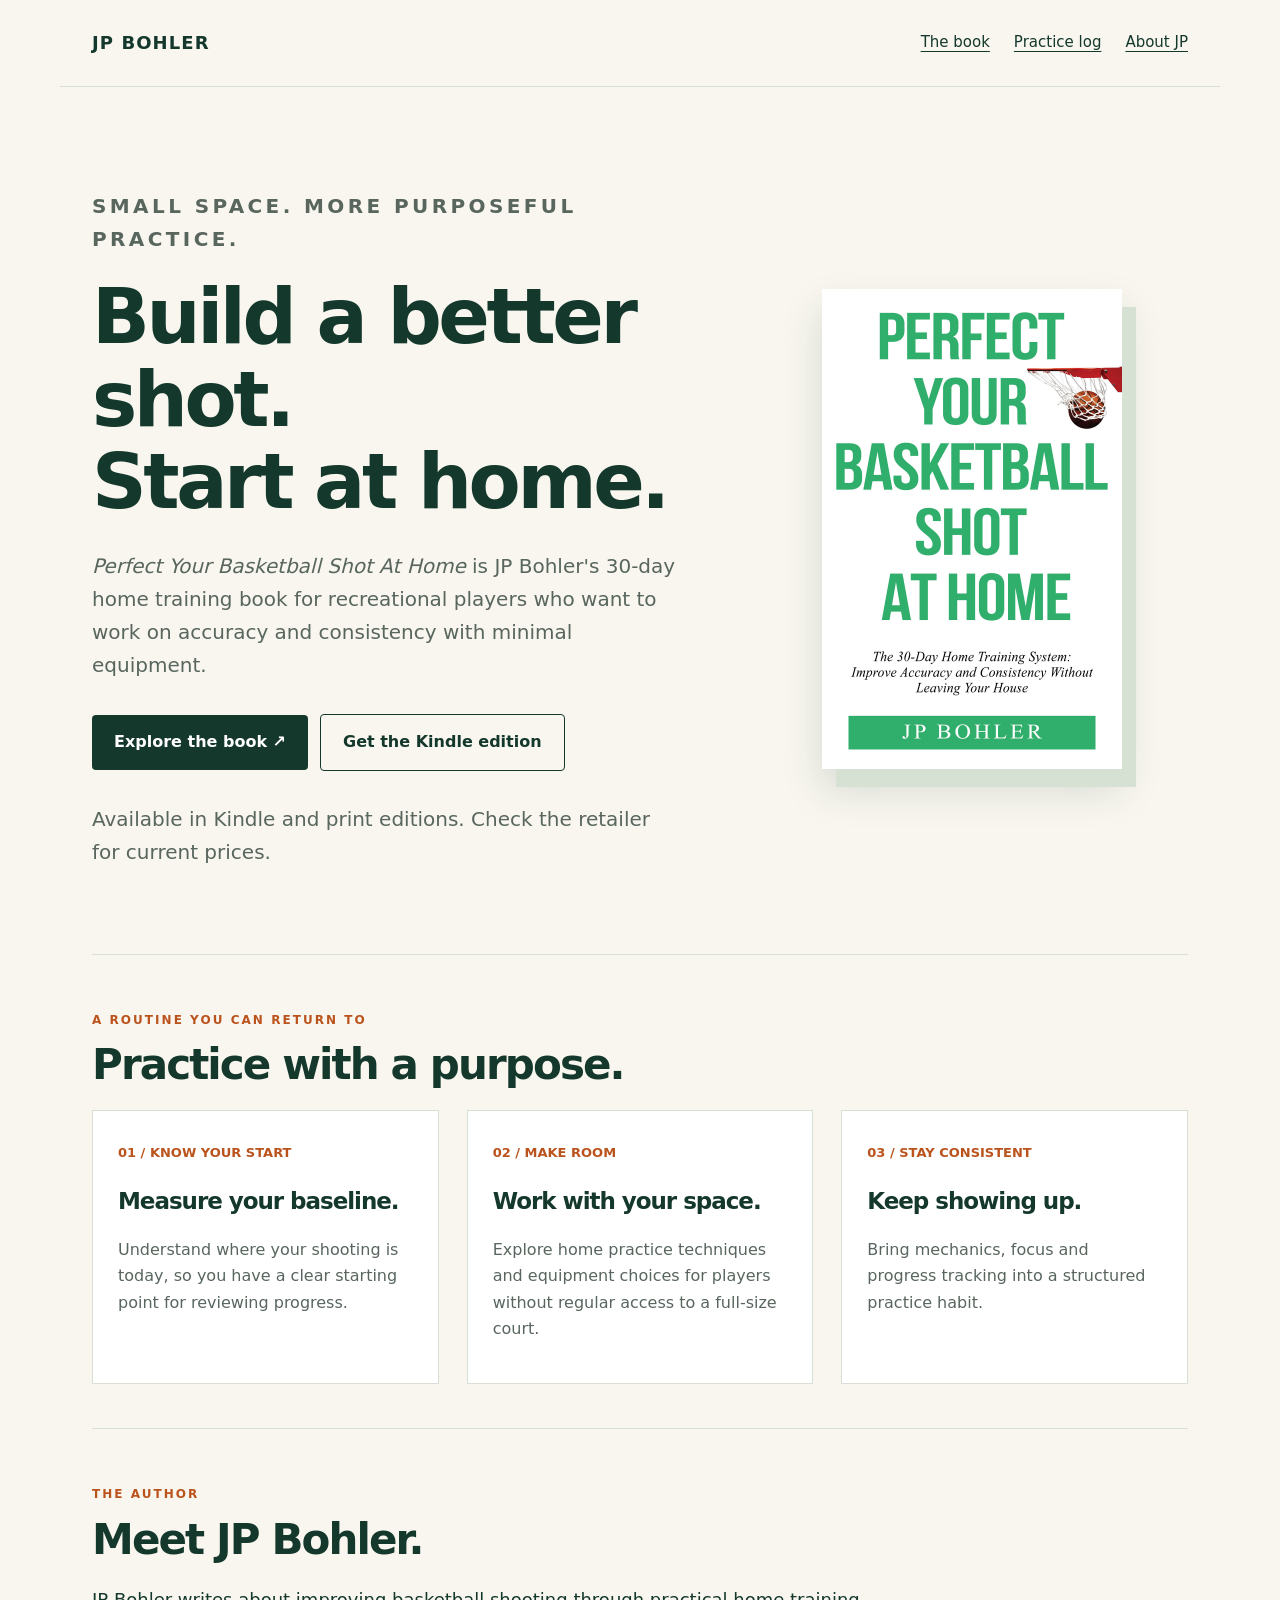
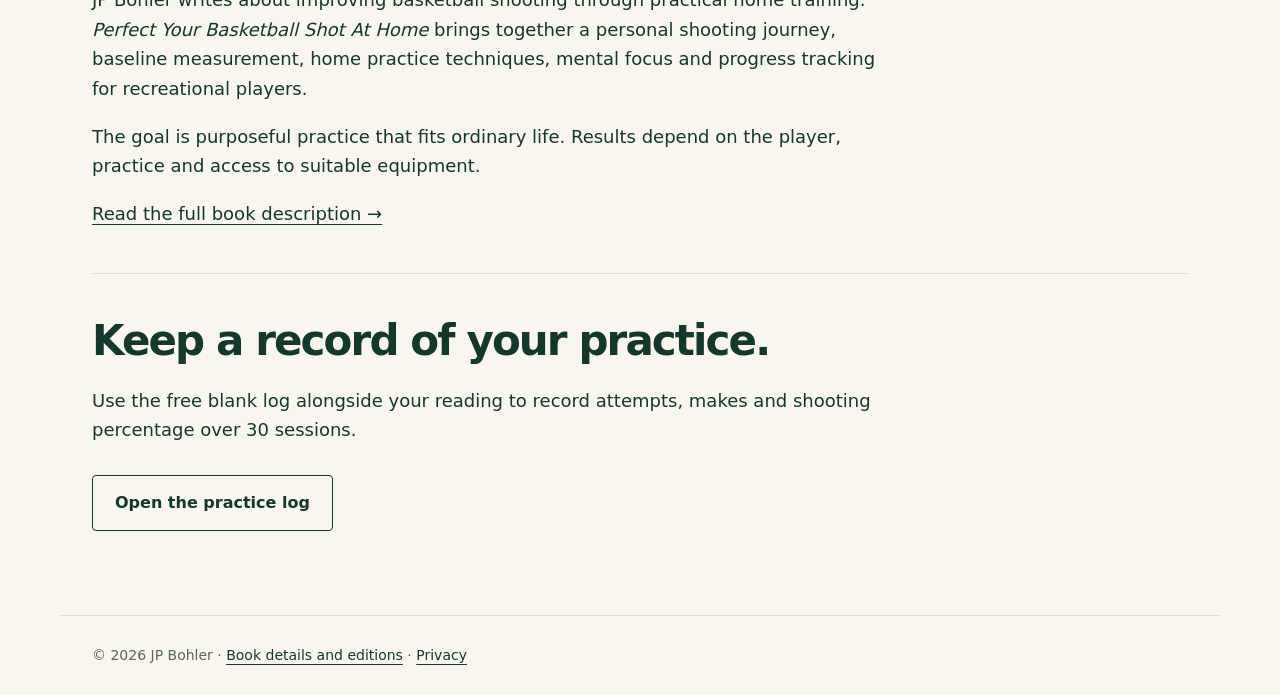
<file: index.html>
<!doctype html><html lang="en"><head><meta charset="utf-8"><meta name="viewport" content="width=device-width,initial-scale=1"><title>JP Bohler | Perfect Your Basketball Shot At Home</title><meta name="description" content="The official JP Bohler book site. A 30-day home basketball shooting system for recreational players, with book details, verified edition links and a free practice log."><meta name="author" content="JP Bohler"><meta name="robots" content="index,follow,max-snippet:-1,max-image-preview:large"><link rel="canonical" href="https://submartingaleoptions.github.io/jp-bohler/"><link rel="stylesheet" href="style.css"><meta property="og:type" content="website"><meta property="og:title" content="JP Bohler | Perfect Your Basketball Shot At Home"><meta property="og:description" content="The official JP Bohler book site. A 30-day home basketball shooting system for recreational players, with book details, verified edition links and a free practice log."><meta property="og:url" content="https://submartingaleoptions.github.io/jp-bohler/"><meta property="og:image" content="https://submartingaleoptions.github.io/jp-bohler/cover.jpeg"><meta property="og:image:alt" content="Perfect Your Basketball Shot At Home by JP Bohler, book cover"><meta name="twitter:card" content="summary_large_image"><script type="application/ld+json">{"@context":"https://schema.org","@graph":[{"@type":"WebSite","@id":"https://submartingaleoptions.github.io/jp-bohler/#website","name":"JP Bohler","url":"https://submartingaleoptions.github.io/jp-bohler/","author":{"@type":"Person","@id":"https://submartingaleoptions.github.io/jp-bohler/#author","name":"JP Bohler","url":"https://submartingaleoptions.github.io/jp-bohler/","description":"Author of Perfect Your Basketball Shot At Home, a home shooting practice book for recreational basketball players."}},{"@type":"Person","@id":"https://submartingaleoptions.github.io/jp-bohler/#author","name":"JP Bohler","url":"https://submartingaleoptions.github.io/jp-bohler/","description":"Author of Perfect Your Basketball Shot At Home, a home shooting practice book for recreational basketball players."},{"@type":"Book","@id":"https://submartingaleoptions.github.io/jp-bohler/book.html#book","name":"Perfect Your Basketball Shot At Home","alternativeHeadline":"The 30-Day Home Training System: Improve Accuracy and Consistency Without Leaving Your House","author":{"@type":"Person","@id":"https://submartingaleoptions.github.io/jp-bohler/#author","name":"JP Bohler","url":"https://submartingaleoptions.github.io/jp-bohler/","description":"Author of Perfect Your Basketball Shot At Home, a home shooting practice book for recreational basketball players."},"url":"https://submartingaleoptions.github.io/jp-bohler/book.html","image":"https://submartingaleoptions.github.io/jp-bohler/cover.jpeg","inLanguage":"en","workExample":[{"@type":"Book","bookFormat":"https://schema.org/Paperback","isbn":"9798333752048","numberOfPages":82,"datePublished":"2024-07-27","url":"https://www.amazon.com/dp/B0DBC9WBPH"},{"@type":"Book","bookFormat":"https://schema.org/EBook","identifier":{"@type":"PropertyValue","propertyID":"ASIN","value":"B0D9TZ57CW"},"url":"https://www.amazon.com/dp/B0D9TZ57CW"}]}]}</script></head><body><a class="skip" href="#main">Skip to content</a><header><a class="brand" href="./">JP BOHLER</a><nav aria-label="Main navigation"><a href="book.html">The book</a><a href="practice-log.html">Practice log</a><a href="./#about">About JP</a></nav></header><main id="main"><div class="hero"><div><p class="kicker">Small space. More purposeful practice.</p><h1>Build a better shot.<br>Start at home.</h1><p><em>Perfect Your Basketball Shot At Home</em> is JP Bohler's 30-day home training book for recreational players who want to work on accuracy and consistency with minimal equipment.</p><a class="button" href="book.html">Explore the book ↗</a><a class="button secondary" href="https://www.amazon.com/dp/B0D9TZ57CW">Get the Kindle edition</a><p class="note">Available in Kindle and print editions. Check the retailer for current prices.</p></div><a href="book.html" aria-label="Explore Perfect Your Basketball Shot At Home"><img class="cover" src="cover.jpeg" width="300" height="480" alt="Perfect Your Basketball Shot At Home by JP Bohler"></a></div><section><p class="kicker">A routine you can return to</p><h2>Practice with a purpose.</h2><div class="cards"><article class="card"><span class="num">01 / KNOW YOUR START</span><h3>Measure your baseline.</h3><p>Understand where your shooting is today, so you have a clear starting point for reviewing progress.</p></article><article class="card"><span class="num">02 / MAKE ROOM</span><h3>Work with your space.</h3><p>Explore home practice techniques and equipment choices for players without regular access to a full-size court.</p></article><article class="card"><span class="num">03 / STAY CONSISTENT</span><h3>Keep showing up.</h3><p>Bring mechanics, focus and progress tracking into a structured practice habit.</p></article></div></section><section id="about"><p class="kicker">The author</p><h2>Meet JP Bohler.</h2><p>JP Bohler writes about improving basketball shooting through practical home training. <em>Perfect Your Basketball Shot At Home</em> brings together a personal shooting journey, baseline measurement, home practice techniques, mental focus and progress tracking for recreational players.</p><p>The goal is purposeful practice that fits ordinary life. Results depend on the player, practice and access to suitable equipment.</p><a href="book.html">Read the full book description →</a></section><section><h2>Keep a record of your practice.</h2><p>Use the free blank log alongside your reading to record attempts, makes and shooting percentage over 30 sessions.</p><a class="button secondary" href="practice-log.html">Open the practice log</a></section></main><footer>© 2026 JP Bohler · <a href="book.html">Book details and editions</a> · <a href="privacy.html">Privacy</a></footer></body></html>
</file>
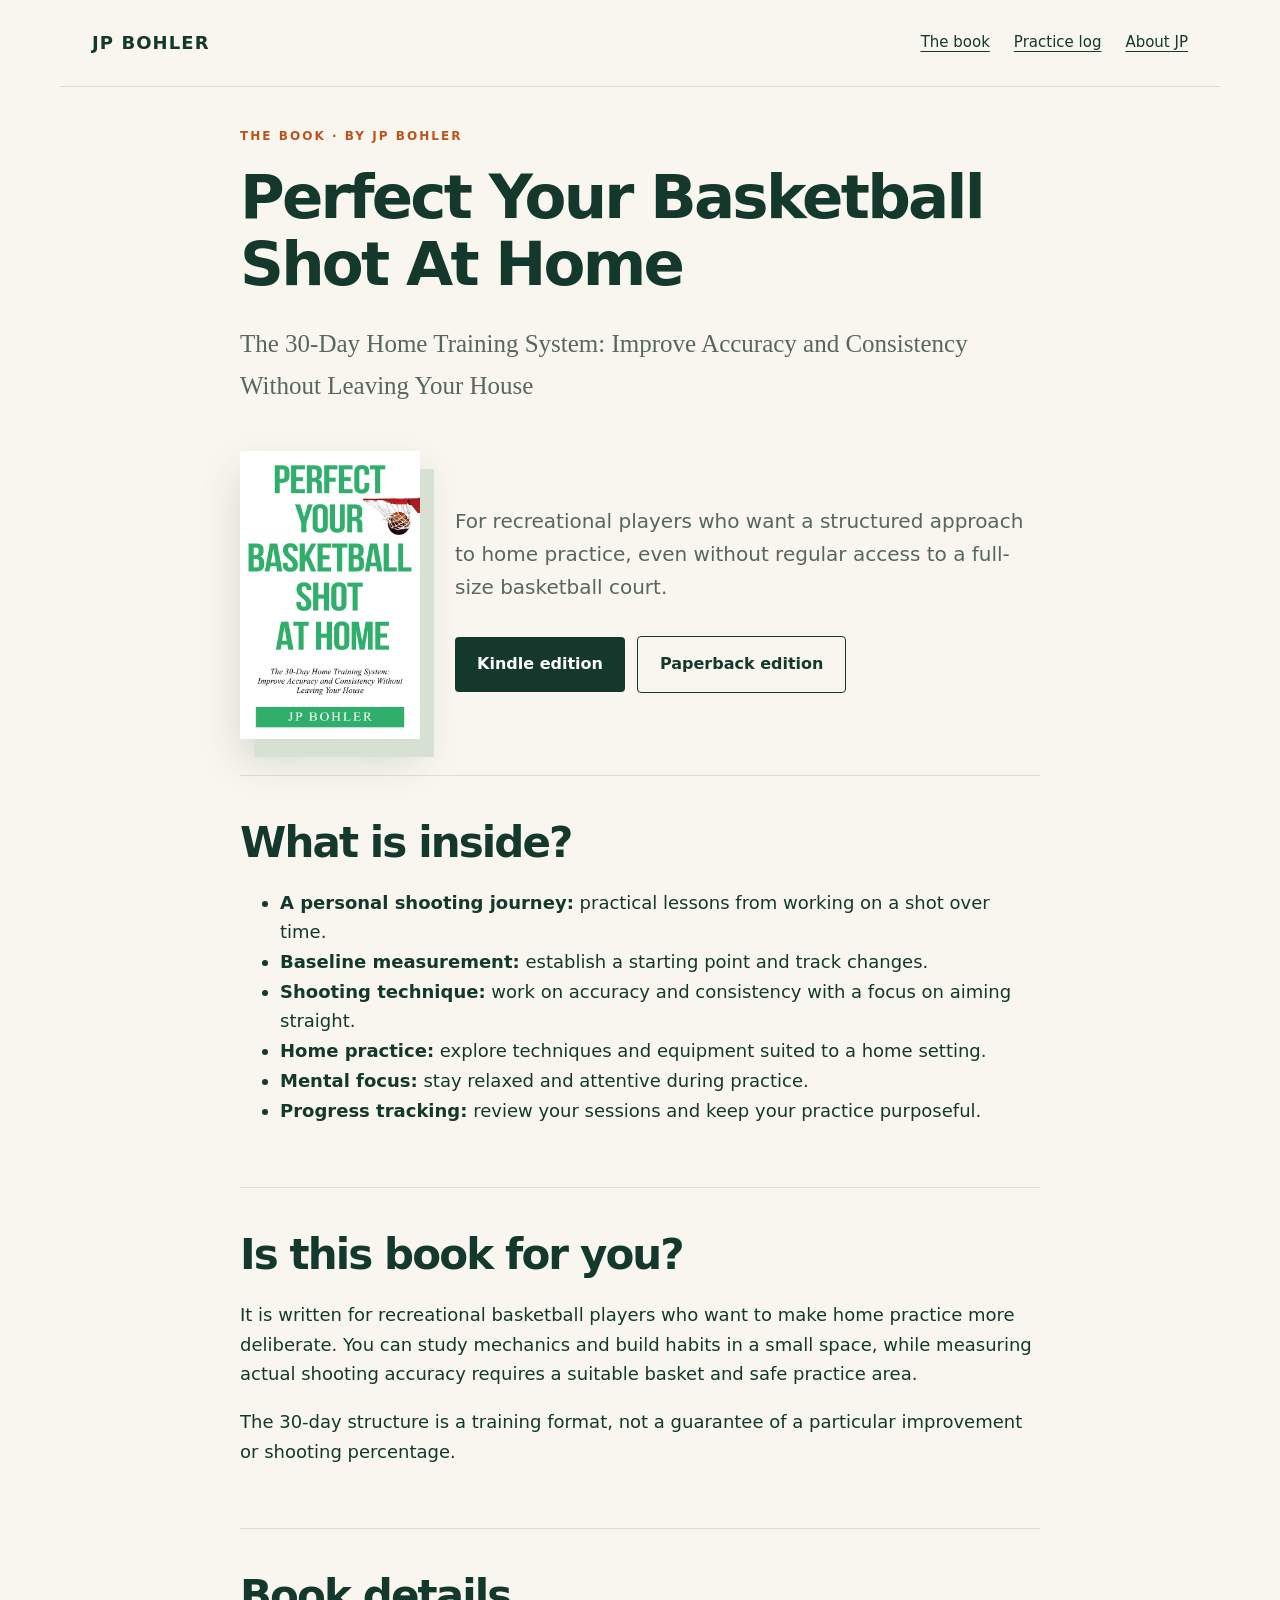
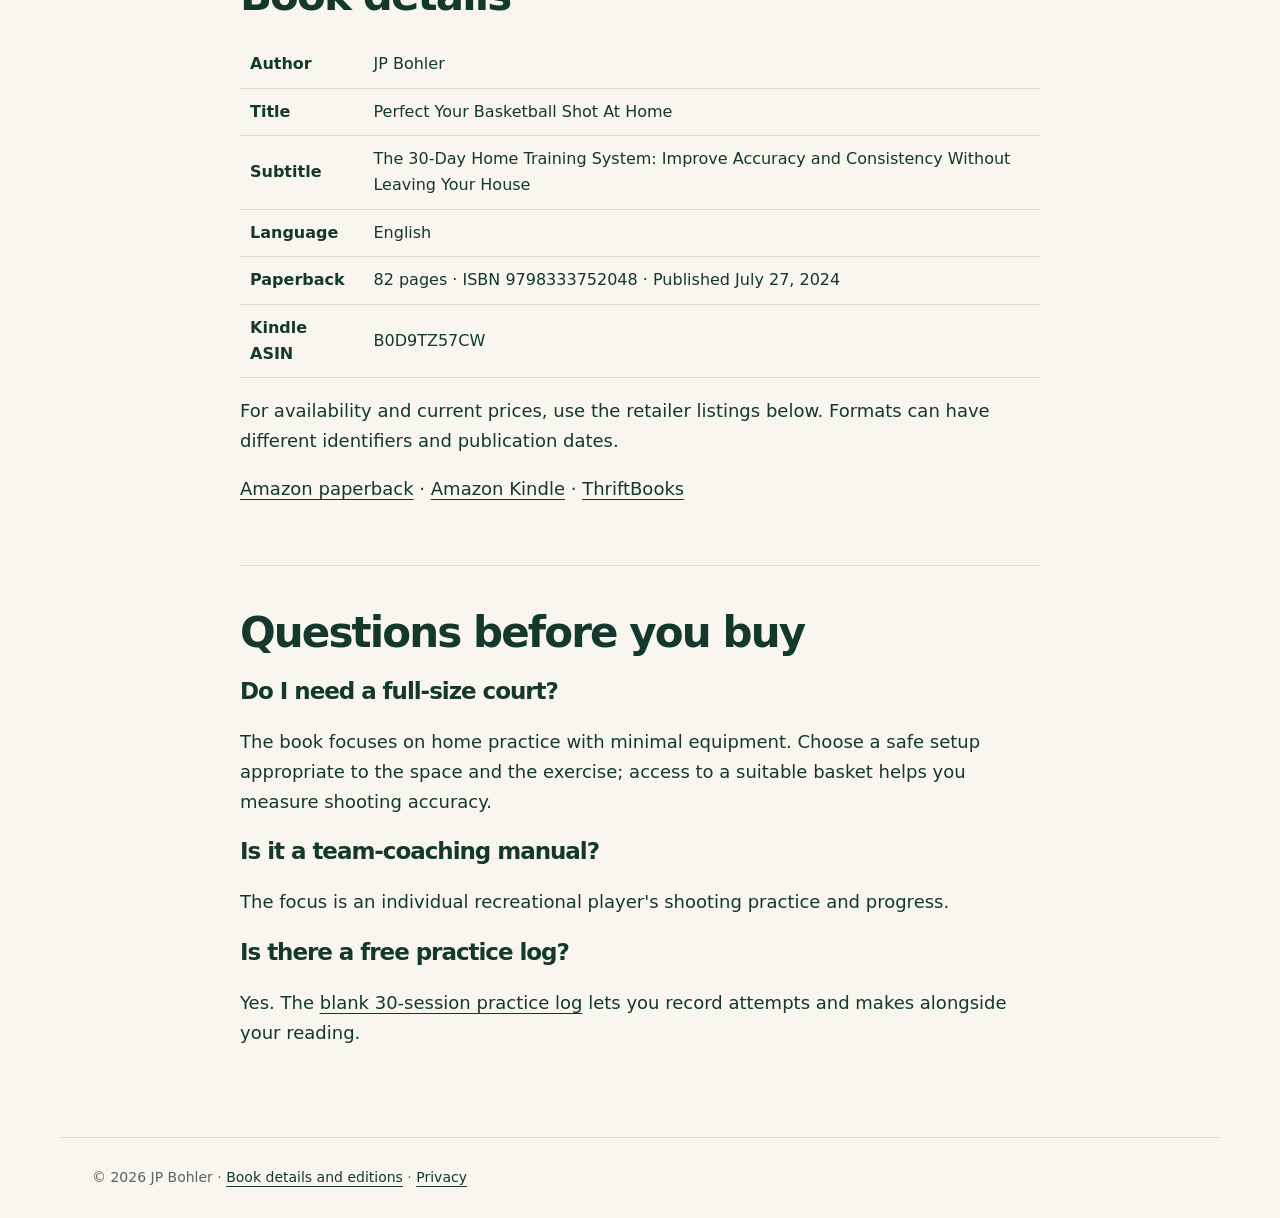
<file: book.html>
<!doctype html><html lang="en"><head><meta charset="utf-8"><meta name="viewport" content="width=device-width,initial-scale=1"><title>Perfect Your Basketball Shot At Home — Book by JP Bohler</title><meta name="description" content="JP Bohler's 30-Day Home Training System for basketball shooting accuracy and consistency. Read the description and find Kindle and paperback editions."><meta name="author" content="JP Bohler"><meta name="robots" content="index,follow,max-snippet:-1,max-image-preview:large"><link rel="canonical" href="https://submartingaleoptions.github.io/jp-bohler/book.html"><link rel="stylesheet" href="style.css"><meta property="og:type" content="website"><meta property="og:title" content="Perfect Your Basketball Shot At Home — Book by JP Bohler"><meta property="og:description" content="JP Bohler's 30-Day Home Training System for basketball shooting accuracy and consistency. Read the description and find Kindle and paperback editions."><meta property="og:url" content="https://submartingaleoptions.github.io/jp-bohler/book.html"><meta property="og:image" content="https://submartingaleoptions.github.io/jp-bohler/cover.jpeg"><meta property="og:image:alt" content="Perfect Your Basketball Shot At Home by JP Bohler, book cover"><meta name="twitter:card" content="summary_large_image"><script type="application/ld+json">{"@context":"https://schema.org","@graph":[{"@type":"Book","@id":"https://submartingaleoptions.github.io/jp-bohler/book.html#book","name":"Perfect Your Basketball Shot At Home","alternativeHeadline":"The 30-Day Home Training System: Improve Accuracy and Consistency Without Leaving Your House","author":{"@type":"Person","@id":"https://submartingaleoptions.github.io/jp-bohler/#author","name":"JP Bohler","url":"https://submartingaleoptions.github.io/jp-bohler/","description":"Author of Perfect Your Basketball Shot At Home, a home shooting practice book for recreational basketball players."},"url":"https://submartingaleoptions.github.io/jp-bohler/book.html","image":"https://submartingaleoptions.github.io/jp-bohler/cover.jpeg","inLanguage":"en","workExample":[{"@type":"Book","bookFormat":"https://schema.org/Paperback","isbn":"9798333752048","numberOfPages":82,"datePublished":"2024-07-27","url":"https://www.amazon.com/dp/B0DBC9WBPH"},{"@type":"Book","bookFormat":"https://schema.org/EBook","identifier":{"@type":"PropertyValue","propertyID":"ASIN","value":"B0D9TZ57CW"},"url":"https://www.amazon.com/dp/B0D9TZ57CW"}]},{"@type":"WebPage","url":"https://submartingaleoptions.github.io/jp-bohler/book.html","name":"Perfect Your Basketball Shot At Home","author":{"@type":"Person","@id":"https://submartingaleoptions.github.io/jp-bohler/#author","name":"JP Bohler","url":"https://submartingaleoptions.github.io/jp-bohler/","description":"Author of Perfect Your Basketball Shot At Home, a home shooting practice book for recreational basketball players."},"mainEntity":{"@id":"https://submartingaleoptions.github.io/jp-bohler/book.html#book"}}]}</script></head><body><a class="skip" href="#main">Skip to content</a><header><a class="brand" href="./">JP BOHLER</a><nav aria-label="Main navigation"><a href="book.html">The book</a><a href="practice-log.html">Practice log</a><a href="./#about">About JP</a></nav></header><main id="main"><div class="reading"><p class="kicker">The book · By JP Bohler</p><h1>Perfect Your Basketball Shot At Home</h1><p class="subtitle">The 30-Day Home Training System: Improve Accuracy and Consistency Without Leaving Your House</p><div class="hero book-detail"><img class="cover" src="cover.jpeg" width="180" height="288" style="width:180px" alt="Perfect Your Basketball Shot At Home book cover"><div><p>For recreational players who want a structured approach to home practice, even without regular access to a full-size basketball court.</p><a class="button" href="https://www.amazon.com/dp/B0D9TZ57CW">Kindle edition</a><a class="button secondary" href="https://www.amazon.com/dp/B0DBC9WBPH">Paperback edition</a></div></div><section><h2>What is inside?</h2><ul><li><strong>A personal shooting journey:</strong> practical lessons from working on a shot over time.</li><li><strong>Baseline measurement:</strong> establish a starting point and track changes.</li><li><strong>Shooting technique:</strong> work on accuracy and consistency with a focus on aiming straight.</li><li><strong>Home practice:</strong> explore techniques and equipment suited to a home setting.</li><li><strong>Mental focus:</strong> stay relaxed and attentive during practice.</li><li><strong>Progress tracking:</strong> review your sessions and keep your practice purposeful.</li></ul></section><section><h2>Is this book for you?</h2><p>It is written for recreational basketball players who want to make home practice more deliberate. You can study mechanics and build habits in a small space, while measuring actual shooting accuracy requires a suitable basket and safe practice area.</p><p>The 30-day structure is a training format, not a guarantee of a particular improvement or shooting percentage.</p></section><section><h2>Book details</h2><div class="table-wrap"><table><tbody><tr><th>Author</th><td>JP Bohler</td></tr><tr><th>Title</th><td>Perfect Your Basketball Shot At Home</td></tr><tr><th>Subtitle</th><td>The 30-Day Home Training System: Improve Accuracy and Consistency Without Leaving Your House</td></tr><tr><th>Language</th><td>English</td></tr><tr><th>Paperback</th><td>82 pages · ISBN 9798333752048 · Published July 27, 2024</td></tr><tr><th>Kindle ASIN</th><td>B0D9TZ57CW</td></tr></tbody></table></div><p>For availability and current prices, use the retailer listings below. Formats can have different identifiers and publication dates.</p><p><a href="https://www.amazon.com/dp/B0DBC9WBPH">Amazon paperback</a> · <a href="https://www.amazon.com/dp/B0D9TZ57CW">Amazon Kindle</a> · <a href="https://www.thriftbooks.com/w/perfect-your-basketball-shot-at-home-the-30-day-home-training-system-improve-accuracy-and-consistency-without-leaving-your-house/53485581/">ThriftBooks</a></p></section><section><h2>Questions before you buy</h2><h3>Do I need a full-size court?</h3><p>The book focuses on home practice with minimal equipment. Choose a safe setup appropriate to the space and the exercise; access to a suitable basket helps you measure shooting accuracy.</p><h3>Is it a team-coaching manual?</h3><p>The focus is an individual recreational player's shooting practice and progress.</p><h3>Is there a free practice log?</h3><p>Yes. The <a href="practice-log.html">blank 30-session practice log</a> lets you record attempts and makes alongside your reading.</p></section></div></main><footer>© 2026 JP Bohler · <a href="book.html">Book details and editions</a> · <a href="privacy.html">Privacy</a></footer></body></html>
</file>
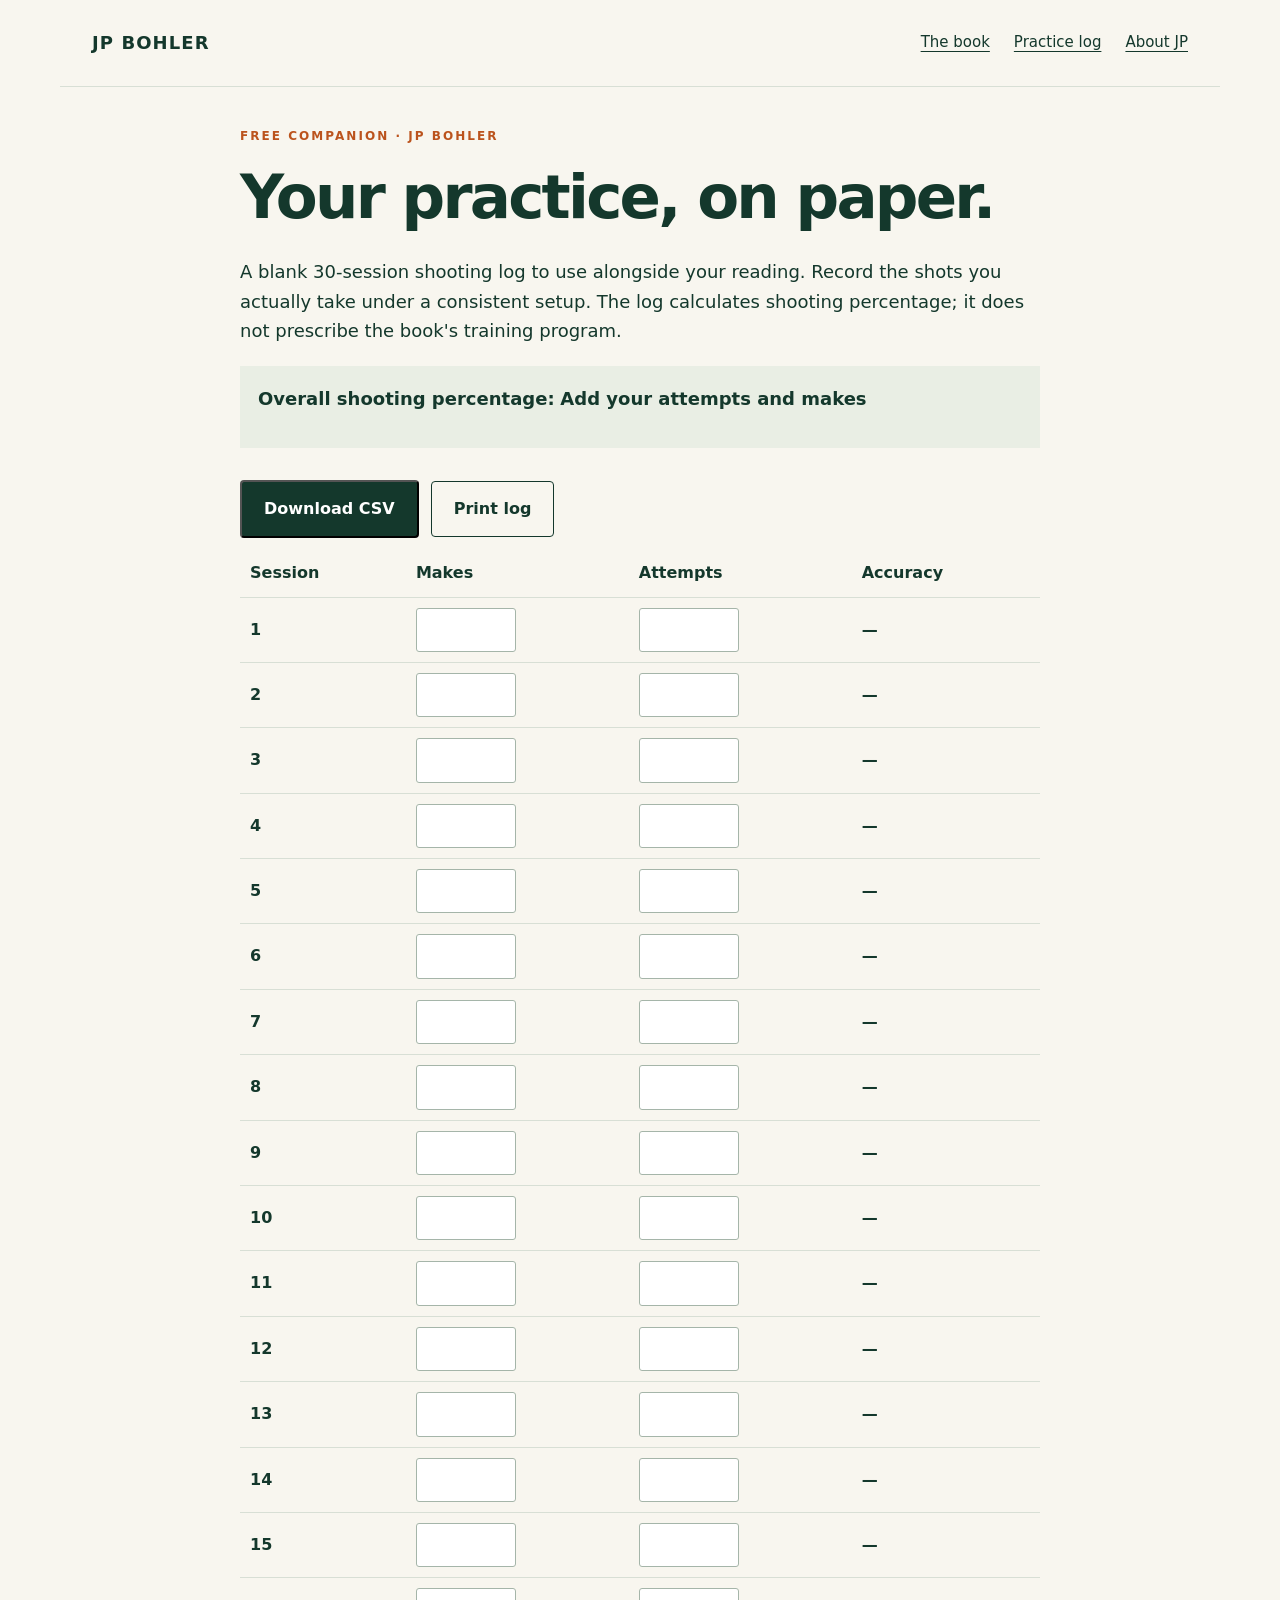
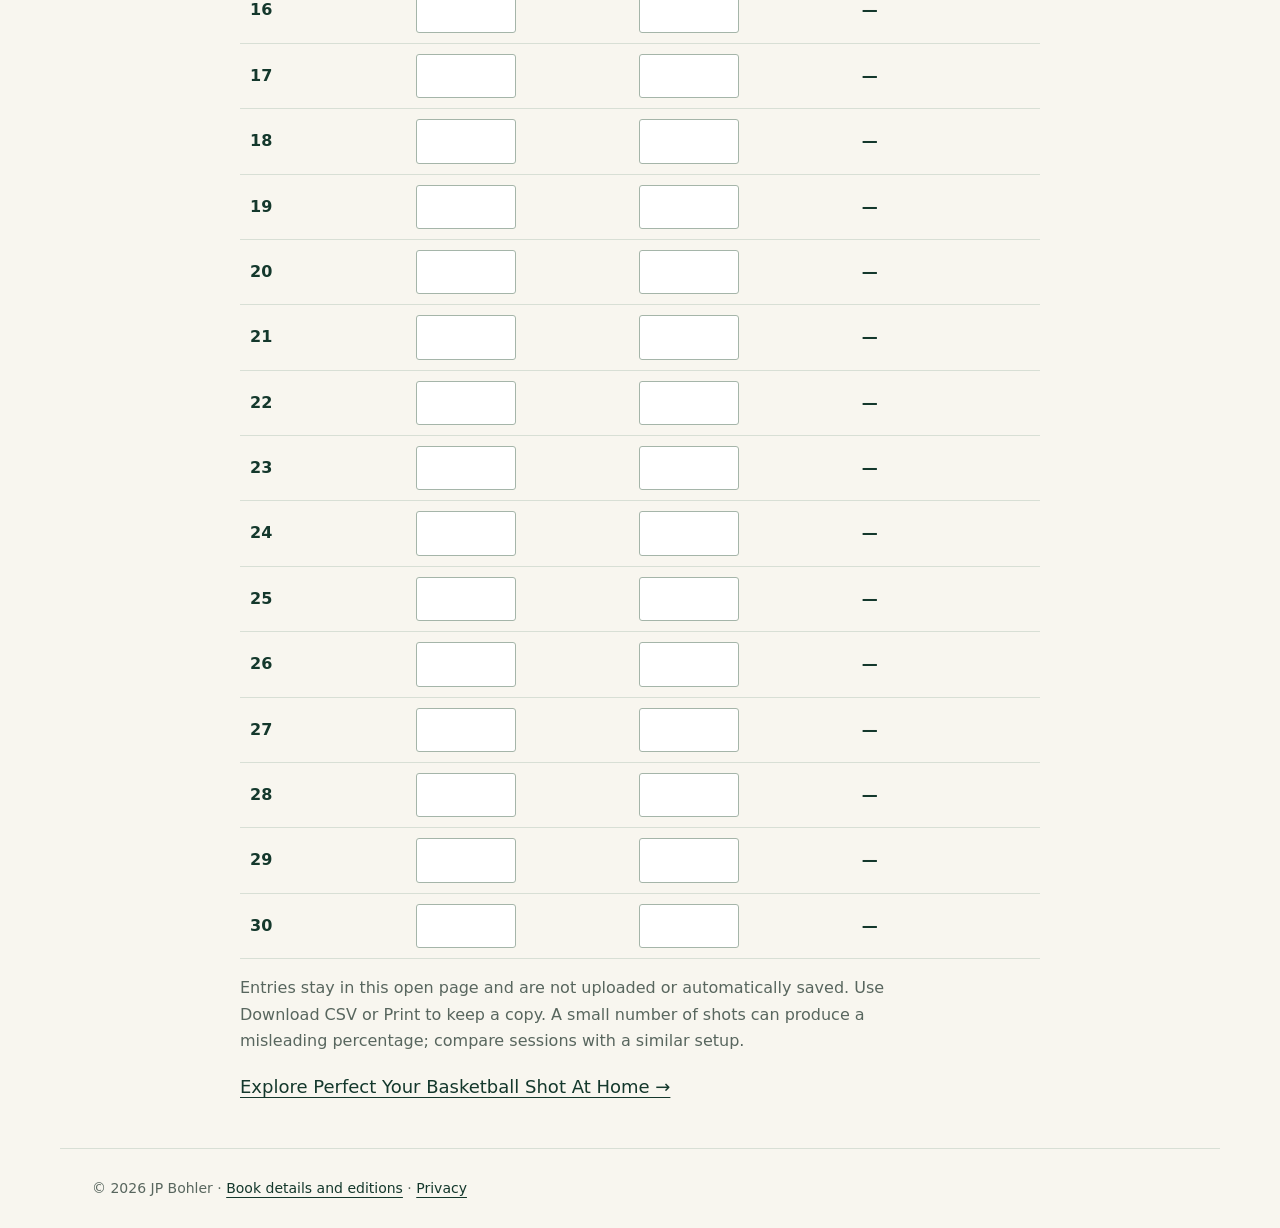
<file: practice-log.html>
<!doctype html><html lang="en"><head><meta charset="utf-8"><meta name="viewport" content="width=device-width,initial-scale=1"><title>Free Basketball Shooting Practice Log | JP Bohler</title><meta name="description" content="Record makes and attempts across 30 basketball shooting sessions. Calculate shooting percentage, print your log or download a CSV. A free companion from JP Bohler."><meta name="author" content="JP Bohler"><meta name="robots" content="index,follow,max-snippet:-1,max-image-preview:large"><link rel="canonical" href="https://submartingaleoptions.github.io/jp-bohler/practice-log.html"><link rel="stylesheet" href="style.css"><meta property="og:type" content="website"><meta property="og:title" content="Free Basketball Shooting Practice Log | JP Bohler"><meta property="og:description" content="Record makes and attempts across 30 basketball shooting sessions. Calculate shooting percentage, print your log or download a CSV. A free companion from JP Bohler."><meta property="og:url" content="https://submartingaleoptions.github.io/jp-bohler/practice-log.html"><meta property="og:image" content="https://submartingaleoptions.github.io/jp-bohler/cover.jpeg"><meta property="og:image:alt" content="Perfect Your Basketball Shot At Home by JP Bohler, book cover"><meta name="twitter:card" content="summary_large_image"><script type="application/ld+json">{"@context":"https://schema.org","@type":"WebApplication","name":"JP Bohler Basketball Practice Log","url":"https://submartingaleoptions.github.io/jp-bohler/practice-log.html","applicationCategory":"SportsApplication","operatingSystem":"Any browser","isAccessibleForFree":true,"author":{"@type":"Person","@id":"https://submartingaleoptions.github.io/jp-bohler/#author","name":"JP Bohler","url":"https://submartingaleoptions.github.io/jp-bohler/","description":"Author of Perfect Your Basketball Shot At Home, a home shooting practice book for recreational basketball players."}}</script></head><body><a class="skip" href="#main">Skip to content</a><header><a class="brand" href="./">JP BOHLER</a><nav aria-label="Main navigation"><a href="book.html">The book</a><a href="practice-log.html">Practice log</a><a href="./#about">About JP</a></nav></header><main id="main"><div class="reading"><p class="kicker">Free companion · JP Bohler</p><h1>Your practice, on paper.</h1><p>A blank 30-session shooting log to use alongside your reading. Record the shots you actually take under a consistent setup. The log calculates shooting percentage; it does not prescribe the book's training program.</p><div class="summary" aria-live="polite"><strong>Overall shooting percentage:</strong> <output id="overall">Add your attempts and makes</output><p id="validation" class="note"></p></div><div class="no-print"><button class="button" type="button" id="download">Download CSV</button><button class="button secondary" type="button" id="print">Print log</button></div><div class="table-wrap"><table><thead><tr><th>Session</th><th>Makes</th><th>Attempts</th><th>Accuracy</th></tr></thead><tbody><tr data-session="1"><th scope="row">1</th><td><input type="number" min="0" step="1" class="makes" aria-label="Session 1 makes"></td><td><input type="number" min="0" step="1" class="attempts" aria-label="Session 1 attempts"></td><td><output class="accuracy">—</output></td></tr><tr data-session="2"><th scope="row">2</th><td><input type="number" min="0" step="1" class="makes" aria-label="Session 2 makes"></td><td><input type="number" min="0" step="1" class="attempts" aria-label="Session 2 attempts"></td><td><output class="accuracy">—</output></td></tr><tr data-session="3"><th scope="row">3</th><td><input type="number" min="0" step="1" class="makes" aria-label="Session 3 makes"></td><td><input type="number" min="0" step="1" class="attempts" aria-label="Session 3 attempts"></td><td><output class="accuracy">—</output></td></tr><tr data-session="4"><th scope="row">4</th><td><input type="number" min="0" step="1" class="makes" aria-label="Session 4 makes"></td><td><input type="number" min="0" step="1" class="attempts" aria-label="Session 4 attempts"></td><td><output class="accuracy">—</output></td></tr><tr data-session="5"><th scope="row">5</th><td><input type="number" min="0" step="1" class="makes" aria-label="Session 5 makes"></td><td><input type="number" min="0" step="1" class="attempts" aria-label="Session 5 attempts"></td><td><output class="accuracy">—</output></td></tr><tr data-session="6"><th scope="row">6</th><td><input type="number" min="0" step="1" class="makes" aria-label="Session 6 makes"></td><td><input type="number" min="0" step="1" class="attempts" aria-label="Session 6 attempts"></td><td><output class="accuracy">—</output></td></tr><tr data-session="7"><th scope="row">7</th><td><input type="number" min="0" step="1" class="makes" aria-label="Session 7 makes"></td><td><input type="number" min="0" step="1" class="attempts" aria-label="Session 7 attempts"></td><td><output class="accuracy">—</output></td></tr><tr data-session="8"><th scope="row">8</th><td><input type="number" min="0" step="1" class="makes" aria-label="Session 8 makes"></td><td><input type="number" min="0" step="1" class="attempts" aria-label="Session 8 attempts"></td><td><output class="accuracy">—</output></td></tr><tr data-session="9"><th scope="row">9</th><td><input type="number" min="0" step="1" class="makes" aria-label="Session 9 makes"></td><td><input type="number" min="0" step="1" class="attempts" aria-label="Session 9 attempts"></td><td><output class="accuracy">—</output></td></tr><tr data-session="10"><th scope="row">10</th><td><input type="number" min="0" step="1" class="makes" aria-label="Session 10 makes"></td><td><input type="number" min="0" step="1" class="attempts" aria-label="Session 10 attempts"></td><td><output class="accuracy">—</output></td></tr><tr data-session="11"><th scope="row">11</th><td><input type="number" min="0" step="1" class="makes" aria-label="Session 11 makes"></td><td><input type="number" min="0" step="1" class="attempts" aria-label="Session 11 attempts"></td><td><output class="accuracy">—</output></td></tr><tr data-session="12"><th scope="row">12</th><td><input type="number" min="0" step="1" class="makes" aria-label="Session 12 makes"></td><td><input type="number" min="0" step="1" class="attempts" aria-label="Session 12 attempts"></td><td><output class="accuracy">—</output></td></tr><tr data-session="13"><th scope="row">13</th><td><input type="number" min="0" step="1" class="makes" aria-label="Session 13 makes"></td><td><input type="number" min="0" step="1" class="attempts" aria-label="Session 13 attempts"></td><td><output class="accuracy">—</output></td></tr><tr data-session="14"><th scope="row">14</th><td><input type="number" min="0" step="1" class="makes" aria-label="Session 14 makes"></td><td><input type="number" min="0" step="1" class="attempts" aria-label="Session 14 attempts"></td><td><output class="accuracy">—</output></td></tr><tr data-session="15"><th scope="row">15</th><td><input type="number" min="0" step="1" class="makes" aria-label="Session 15 makes"></td><td><input type="number" min="0" step="1" class="attempts" aria-label="Session 15 attempts"></td><td><output class="accuracy">—</output></td></tr><tr data-session="16"><th scope="row">16</th><td><input type="number" min="0" step="1" class="makes" aria-label="Session 16 makes"></td><td><input type="number" min="0" step="1" class="attempts" aria-label="Session 16 attempts"></td><td><output class="accuracy">—</output></td></tr><tr data-session="17"><th scope="row">17</th><td><input type="number" min="0" step="1" class="makes" aria-label="Session 17 makes"></td><td><input type="number" min="0" step="1" class="attempts" aria-label="Session 17 attempts"></td><td><output class="accuracy">—</output></td></tr><tr data-session="18"><th scope="row">18</th><td><input type="number" min="0" step="1" class="makes" aria-label="Session 18 makes"></td><td><input type="number" min="0" step="1" class="attempts" aria-label="Session 18 attempts"></td><td><output class="accuracy">—</output></td></tr><tr data-session="19"><th scope="row">19</th><td><input type="number" min="0" step="1" class="makes" aria-label="Session 19 makes"></td><td><input type="number" min="0" step="1" class="attempts" aria-label="Session 19 attempts"></td><td><output class="accuracy">—</output></td></tr><tr data-session="20"><th scope="row">20</th><td><input type="number" min="0" step="1" class="makes" aria-label="Session 20 makes"></td><td><input type="number" min="0" step="1" class="attempts" aria-label="Session 20 attempts"></td><td><output class="accuracy">—</output></td></tr><tr data-session="21"><th scope="row">21</th><td><input type="number" min="0" step="1" class="makes" aria-label="Session 21 makes"></td><td><input type="number" min="0" step="1" class="attempts" aria-label="Session 21 attempts"></td><td><output class="accuracy">—</output></td></tr><tr data-session="22"><th scope="row">22</th><td><input type="number" min="0" step="1" class="makes" aria-label="Session 22 makes"></td><td><input type="number" min="0" step="1" class="attempts" aria-label="Session 22 attempts"></td><td><output class="accuracy">—</output></td></tr><tr data-session="23"><th scope="row">23</th><td><input type="number" min="0" step="1" class="makes" aria-label="Session 23 makes"></td><td><input type="number" min="0" step="1" class="attempts" aria-label="Session 23 attempts"></td><td><output class="accuracy">—</output></td></tr><tr data-session="24"><th scope="row">24</th><td><input type="number" min="0" step="1" class="makes" aria-label="Session 24 makes"></td><td><input type="number" min="0" step="1" class="attempts" aria-label="Session 24 attempts"></td><td><output class="accuracy">—</output></td></tr><tr data-session="25"><th scope="row">25</th><td><input type="number" min="0" step="1" class="makes" aria-label="Session 25 makes"></td><td><input type="number" min="0" step="1" class="attempts" aria-label="Session 25 attempts"></td><td><output class="accuracy">—</output></td></tr><tr data-session="26"><th scope="row">26</th><td><input type="number" min="0" step="1" class="makes" aria-label="Session 26 makes"></td><td><input type="number" min="0" step="1" class="attempts" aria-label="Session 26 attempts"></td><td><output class="accuracy">—</output></td></tr><tr data-session="27"><th scope="row">27</th><td><input type="number" min="0" step="1" class="makes" aria-label="Session 27 makes"></td><td><input type="number" min="0" step="1" class="attempts" aria-label="Session 27 attempts"></td><td><output class="accuracy">—</output></td></tr><tr data-session="28"><th scope="row">28</th><td><input type="number" min="0" step="1" class="makes" aria-label="Session 28 makes"></td><td><input type="number" min="0" step="1" class="attempts" aria-label="Session 28 attempts"></td><td><output class="accuracy">—</output></td></tr><tr data-session="29"><th scope="row">29</th><td><input type="number" min="0" step="1" class="makes" aria-label="Session 29 makes"></td><td><input type="number" min="0" step="1" class="attempts" aria-label="Session 29 attempts"></td><td><output class="accuracy">—</output></td></tr><tr data-session="30"><th scope="row">30</th><td><input type="number" min="0" step="1" class="makes" aria-label="Session 30 makes"></td><td><input type="number" min="0" step="1" class="attempts" aria-label="Session 30 attempts"></td><td><output class="accuracy">—</output></td></tr></tbody></table></div><p class="note">Entries stay in this open page and are not uploaded or automatically saved. Use Download CSV or Print to keep a copy. A small number of shots can produce a misleading percentage; compare sessions with a similar setup.</p><p><a href="book.html">Explore Perfect Your Basketball Shot At Home →</a></p></div><script src="practice.js" defer></script></main><footer>© 2026 JP Bohler · <a href="book.html">Book details and editions</a> · <a href="privacy.html">Privacy</a></footer></body></html>
</file>
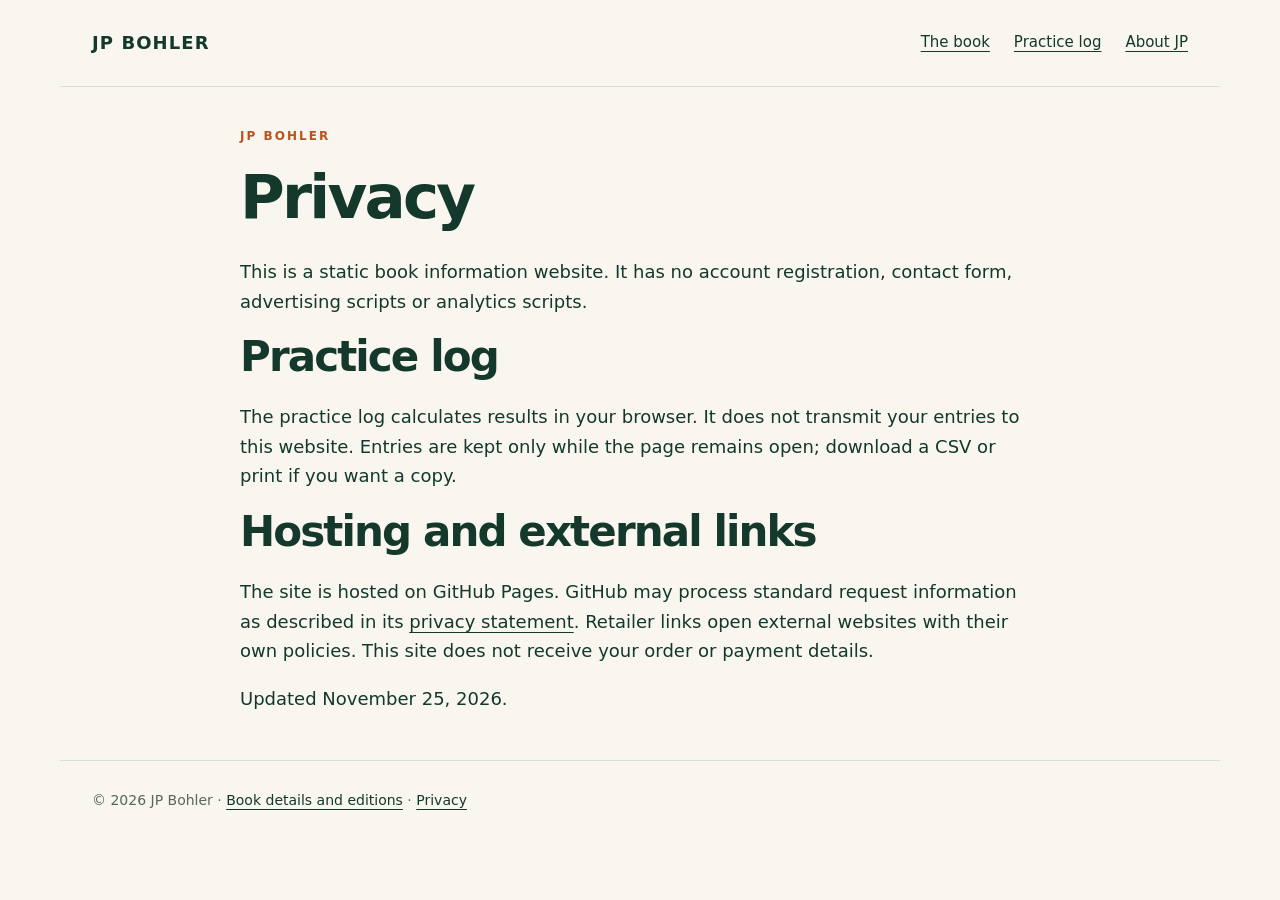
<file: privacy.html>
<!doctype html><html lang="en"><head><meta charset="utf-8"><meta name="viewport" content="width=device-width,initial-scale=1"><title>Privacy | JP Bohler</title><meta name="description" content="Privacy information for the JP Bohler book website and practice log."><meta name="author" content="JP Bohler"><meta name="robots" content="index,follow,max-snippet:-1,max-image-preview:large"><link rel="canonical" href="https://submartingaleoptions.github.io/jp-bohler/privacy.html"><link rel="stylesheet" href="style.css"><meta property="og:type" content="website"><meta property="og:title" content="Privacy | JP Bohler"><meta property="og:description" content="Privacy information for the JP Bohler book website and practice log."><meta property="og:url" content="https://submartingaleoptions.github.io/jp-bohler/privacy.html"><meta property="og:image" content="https://submartingaleoptions.github.io/jp-bohler/cover.jpeg"><meta property="og:image:alt" content="Perfect Your Basketball Shot At Home by JP Bohler, book cover"><meta name="twitter:card" content="summary_large_image"><script type="application/ld+json">{"@context":"https://schema.org","@type":"WebPage","name":"Privacy","url":"https://submartingaleoptions.github.io/jp-bohler/privacy.html"}</script></head><body><a class="skip" href="#main">Skip to content</a><header><a class="brand" href="./">JP BOHLER</a><nav aria-label="Main navigation"><a href="book.html">The book</a><a href="practice-log.html">Practice log</a><a href="./#about">About JP</a></nav></header><main id="main"><div class="reading"><p class="kicker">JP Bohler</p><h1>Privacy</h1><p>This is a static book information website. It has no account registration, contact form, advertising scripts or analytics scripts.</p><h2>Practice log</h2><p>The practice log calculates results in your browser. It does not transmit your entries to this website. Entries are kept only while the page remains open; download a CSV or print if you want a copy.</p><h2>Hosting and external links</h2><p>The site is hosted on GitHub Pages. GitHub may process standard request information as described in its <a href="https://docs.github.com/en/site-policy/privacy-policies/github-general-privacy-statement">privacy statement</a>. Retailer links open external websites with their own policies. This site does not receive your order or payment details.</p><p>Updated November 25, 2026.</p></div></main><footer>© 2026 JP Bohler · <a href="book.html">Book details and editions</a> · <a href="privacy.html">Privacy</a></footer></body></html>
</file>
<file: style.css>
:root{--ink:#14382c;--muted:#58665e;--paper:#f8f6ef;--line:#d8dfd5;--orange:#bb531d}*{box-sizing:border-box}body{margin:0;background:var(--paper);color:var(--ink);font:18px/1.65 system-ui,sans-serif}a{color:var(--ink);text-underline-offset:4px}header,main,footer{max-width:1160px;margin:auto;padding:28px 32px}header{display:flex;align-items:center;justify-content:space-between;border-bottom:1px solid var(--line);gap:20px}nav{display:flex;gap:24px;flex-wrap:wrap;font-size:15px}.brand{font-weight:800;letter-spacing:.06em;text-decoration:none}.kicker{font-size:12px;letter-spacing:.17em;text-transform:uppercase;font-weight:750;color:var(--orange)}h1,h2,h3{line-height:1.09;letter-spacing:-.045em}h1{font-size:clamp(40px,6vw,76px);margin:18px 0 26px;font-weight:750}h2{font-size:clamp(29px,4vw,42px);margin:0 0 22px}h3{font-size:23px}p{max-width:70ch}.hero{display:grid;grid-template-columns:1.35fr 1fr;gap:80px;align-items:center;padding:55px 0 65px}.hero p{font-size:20px;color:var(--muted)}.cover{display:block;width:min(100%,300px);height:auto;margin:auto;box-shadow:14px 18px 0 #d6e1d3,0 20px 38px #14382c26}.button{display:inline-block;background:var(--ink);color:white;padding:14px 22px;border-radius:4px;text-decoration:none;font-size:16px;font-weight:650;margin:12px 12px 12px 0}.button.secondary{background:transparent;color:var(--ink);border:1px solid var(--ink)}section{padding:44px 0;border-top:1px solid var(--line)}.cards{display:grid;grid-template-columns:repeat(3,1fr);gap:28px}.card{padding:25px;border:1px solid var(--line);background:white}.card .num{font-size:13px;color:var(--orange);font-weight:800}.card p,.note{font-size:16px;color:var(--muted)}.reading{max-width:800px;margin:auto}.reading h1{font-size:clamp(38px,5vw,61px)}.subtitle{font-family:Georgia,serif;font-size:25px;color:var(--muted)}.details{background:#e9eee4;padding:24px 28px;margin:28px 0}footer{font-size:14px;border-top:1px solid var(--line);color:var(--muted)}table{width:100%;border-collapse:collapse;font-size:16px}td,th{padding:10px;border-bottom:1px solid var(--line);text-align:left}.table-wrap{overflow:auto}input{font:inherit;padding:8px;width:100px;border:1px solid #a5b5a9;border-radius:3px}button{font:inherit;cursor:pointer}output{font-weight:700}.summary{padding:18px;background:#e9eee4;margin:20px 0}.skip{position:absolute;left:-9999px}.skip:focus{left:20px;top:10px;background:white;padding:10px}a:focus-visible,button:focus-visible,input:focus-visible{outline:3px solid var(--orange);outline-offset:3px}@media(max-width:760px){header,main,footer{padding:22px}.hero{grid-template-columns:1fr;gap:35px;padding:38px 0 45px}.hero .cover{width:220px}.cards{grid-template-columns:1fr;gap:16px}header{align-items:flex-start;flex-direction:column}nav{gap:18px}.hero p{font-size:18px}}@media print{header,footer,.no-print{display:none}body{background:white;color:black}main{max-width:none;padding:0}input{border:0;border-bottom:1px solid #888}.card{break-inside:avoid}}

.book-detail{grid-template-columns:180px 1fr;gap:35px;padding:20px 0 36px}@media(max-width:760px){.book-detail{grid-template-columns:1fr}}
</file>
